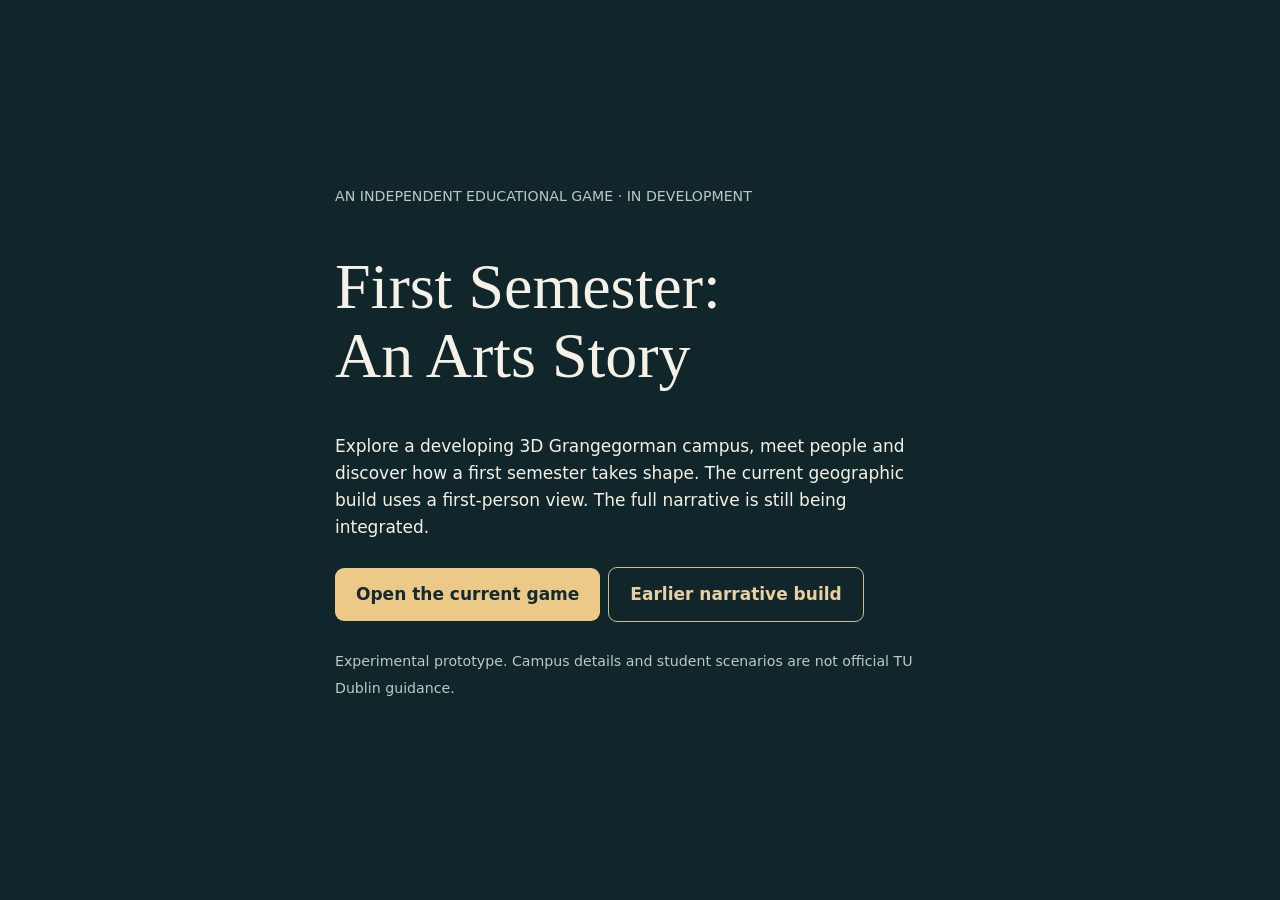
<file: index.html>
<!doctype html><html lang="en"><head><meta charset="utf-8"><meta name="viewport" content="width=device-width,initial-scale=1"><title>First Semester: An Arts Story</title><style>body{margin:0;min-height:100vh;display:grid;place-items:center;background:#10262b;color:#f5f1e7;font:17px/1.6 system-ui,sans-serif}main{max-width:680px;padding:36px}h1{font:normal clamp(38px,6vw,64px) Georgia,serif;line-height:1.08}a{color:#152a30;background:#edc987;display:inline-block;padding:13px 21px;border-radius:9px;font-weight:700;text-decoration:none;margin:8px 8px 8px 0}a.secondary{background:none;color:#e8d0a1;border:1px solid #d0bc91}small{color:#bdc8c5}p{max-width:610px}</style></head><body><main><small>AN INDEPENDENT EDUCATIONAL GAME · IN DEVELOPMENT</small><h1>First Semester:<br>An Arts Story</h1><p>Explore a developing 3D Grangegorman campus, meet people and discover how a first semester takes shape. The current geographic build uses a first-person view. The full narrative is still being integrated.</p><a href="./geo/">Open the current game</a><a class="secondary" href="./story/">Earlier narrative build</a><p><small>Experimental prototype. Campus details and student scenarios are not official TU Dublin guidance.</small></p></main></body></html>
</file>
